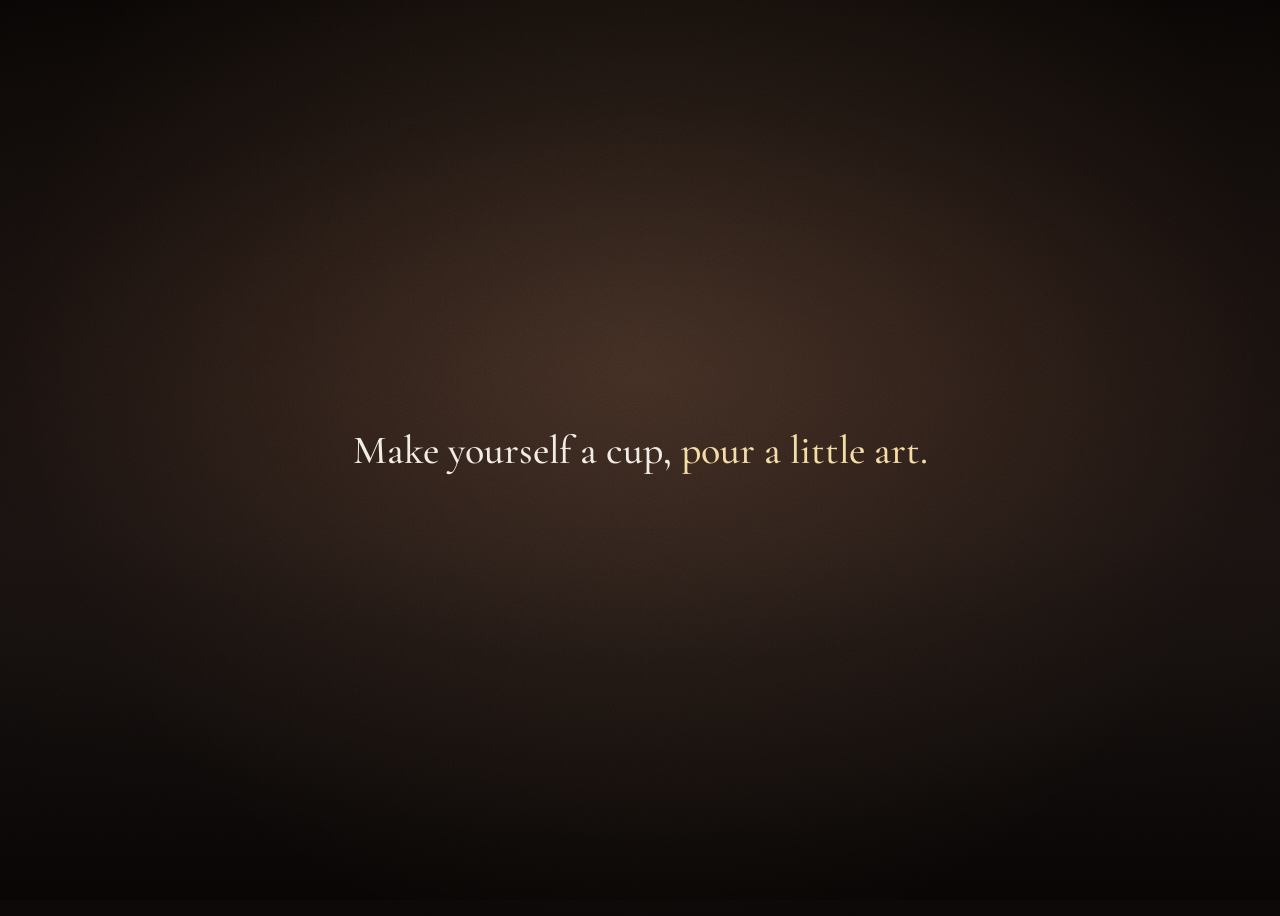
<file: index.html>
<!DOCTYPE html>
<html lang="zh-Hant">
  <head>
    <meta charset="UTF-8" />
    <meta
      name="viewport"
      content="width=device-width, initial-scale=1.0, viewport-fit=cover, user-scalable=no"
    />
    <meta name="theme-color" content="#0c0908" />
    <link rel="icon" type="image/svg+xml" href="assets/favicon.svg" />
    <title>LatteArt</title>
    <link rel="preconnect" href="https://fonts.googleapis.com" />
    <link rel="preconnect" href="https://fonts.gstatic.com" crossorigin />
    <link
      href="https://fonts.googleapis.com/css2?family=Cormorant+Garamond:wght@500;600&family=Inter:wght@400;500;600&family=Noto+Sans+TC:wght@400;500&family=Noto+Serif+TC:wght@500&display=swap"
      rel="stylesheet"
    />
    <link rel="stylesheet" href="assets/tokens.css" />
    <link rel="stylesheet" href="assets/styles.css" />
  </head>
  <body data-phase="intro" data-tool="pour">
    <div class="ambience" aria-hidden="true">
      <div class="ambience__light"></div>
      <div class="ambience__grain"></div>
    </div>

    <header class="topbar">
      <h1 class="wordmark">LatteArt</h1>
      <div class="topbar__actions">
        <button class="icon-btn" id="newCupBtn" data-i18n-aria="action.newCup">
          <svg viewBox="0 0 24 24" aria-hidden="true">
            <path d="M4.5 12a7.5 7.5 0 1 0 2.2-5.3" />
            <path d="M4.5 4.5v3.6h3.6" />
          </svg>
        </button>
        <button
          class="icon-btn"
          id="settingsBtn"
          data-i18n-aria="settings.title"
          aria-haspopup="dialog"
        >
          <svg viewBox="0 0 24 24" aria-hidden="true">
            <circle cx="12" cy="12" r="2.8" />
            <path
              d="M19.4 13.5a7.6 7.6 0 0 0 0-3l2-1.6-2-3.4-2.4.9a7.5 7.5 0 0 0-2.6-1.5L14 2.5h-4l-.4 2.4A7.5 7.5 0 0 0 7 6.4l-2.4-.9-2 3.4 2 1.6a7.6 7.6 0 0 0 0 3l-2 1.6 2 3.4 2.4-.9a7.5 7.5 0 0 0 2.6 1.5l.4 2.4h4l.4-2.4a7.5 7.5 0 0 0 2.6-1.5l2.4.9 2-3.4z"
            />
          </svg>
        </button>
      </div>
    </header>

    <main class="stage">
      <!-- 出杯杯卡：杯子會縮小移進卡片中間的位置，金框從外往內套入 -->
      <article class="serve-card" id="serveCard" aria-labelledby="patternName" aria-hidden="true">
        <span class="serve-card__sheen" aria-hidden="true"></span>
        <header class="serve-card__head" data-rise>
          <span class="serve-card__brand">LatteArt</span>
          <span class="serve-card__no" id="cupNo">No. 001</span>
        </header>
        <div class="serve-card__slot" id="cardSlot" aria-hidden="true"></div>
        <div class="serve-card__body">
          <p class="serve-card__eyebrow" data-rise data-i18n="finish.title">Your latte is ready</p>
          <h2 class="serve-card__pattern" data-rise id="patternName"></h2>
          <p class="serve-card__note" data-rise id="comment"></p>
        </div>
        <footer class="serve-card__foot" data-rise>
          <span id="cupDate"></span>
          <span class="serve-card__sign" data-i18n="finish.signature">Poured by hand</span>
        </footer>
      </article>

      <div class="cup" id="cup">
        <!-- 畫布比杯子大一圈，留空間給傾斜、桌面陰影與出杯光環 -->
        <div class="cup__space">
          <canvas
            class="cup__canvas"
            id="latteCanvas"
            role="img"
            data-i18n-aria="cup.label"
          ></canvas>
          <canvas class="cup__overlay" id="overlayCanvas" aria-hidden="true"></canvas>
          <canvas class="cup__fx" id="fxCanvas" aria-hidden="true"></canvas>
          <div class="reticle" id="reticle" aria-hidden="true">
            <span class="reticle__ring"></span>
            <span class="reticle__ring reticle__ring--2"></span>
            <span class="reticle__dot"></span>
          </div>
          <div class="ghost" id="ghost" aria-hidden="true">
            <span class="ghost__ring"></span>
            <span class="ghost__tip"></span>
          </div>
        </div>
      </div>
    </main>

    <section class="dock">
      <div class="guide">
        <p class="guide__hint" id="hint" aria-live="polite"></p>
      </div>

      <div class="toolbar" role="radiogroup" data-i18n-aria="tool.group">
        <button class="tool is-active" data-tool="pour" role="radio" aria-checked="true">
          <svg class="tool__icon" viewBox="0 0 40 40" aria-hidden="true">
            <g transform="rotate(-32 22 20)">
              <path d="M15.5 10.5h11l2.2 15.3a2.6 2.6 0 0 1-2.6 3h-10.2a2.6 2.6 0 0 1-2.6-3z" />
              <path d="M15.5 10.5L11 9.8l4.9 3.8" />
              <path d="M28 14.2c3.4 0 4.3 6.6 1 7.8" />
            </g>
            <path d="M7.3 17.4c-.6 3.4-.5 8.4-.2 13.6" />
            <path d="M2.8 33.4c3 1 6.6 1 9.7 0" />
          </svg>
          <span class="tool__label" data-i18n="tool.pour">Pour</span>
        </button>
        <button class="tool" data-tool="sink" role="radio" aria-checked="false">
          <svg class="tool__icon" viewBox="0 0 40 40" aria-hidden="true">
            <circle cx="20" cy="20" r="11" />
            <path d="M21.7 5.3L17 30.8" />
            <path d="M15.2 25.6L17 30.8l3.6-4.2" />
          </svg>
          <span class="tool__label" data-i18n="tool.sink">Pull-through</span>
        </button>
        <button class="tool" data-tool="etch" role="radio" aria-checked="false">
          <svg class="tool__icon" viewBox="0 0 40 40" aria-hidden="true">
            <path d="M25.5 5.5l-6.2 22.3" />
            <path d="M19.3 27.8l-.6 3.4" />
            <ellipse cx="19" cy="30.5" rx="11" ry="3.6" />
            <ellipse cx="19" cy="30.5" rx="5.5" ry="1.7" />
          </svg>
          <span class="tool__label" data-i18n="tool.etch">Etch</span>
        </button>
      </div>
    </section>

    <!-- 出杯拉環：往上拖（或點一下）把這杯端出去 -->
    <button class="serve-pull" id="finishBtn" data-i18n-aria="action.finish">
      <span class="serve-pull__grip" aria-hidden="true"></span>
      <span class="serve-pull__label" id="servePullLabel" data-i18n="action.pullToServe">Pull up to serve</span>
    </button>

    <div class="scrim" id="scrim"></div>

    <!-- 出杯：金框杯卡 -->
    <section
      class="sheet sheet--finish"
      id="finishSheet"
      role="dialog"
      aria-modal="true"
      aria-label="Serve"
      aria-hidden="true"
    >
      <div class="sheet__handle" aria-hidden="true"></div>

      <div class="action-row">
        <button class="pill-btn pill-btn--gold" id="saveBtn">
          <svg viewBox="0 0 24 24" aria-hidden="true">
            <path d="M12 3.5v11.5M7 10.5l5 5 5-5" />
            <path d="M4 16.5v3h16v-3" />
          </svg>
          <span data-i18n="action.save">Save Image</span>
        </button>
        <button class="pill-btn" id="shareBtn">
          <svg viewBox="0 0 24 24" aria-hidden="true">
            <circle cx="18" cy="5.5" r="2.5" />
            <circle cx="6" cy="12" r="2.5" />
            <circle cx="18" cy="18.5" r="2.5" />
            <path d="M8.2 10.8l7.6-4.1M8.2 13.2l7.6 4.1" />
          </svg>
          <span data-i18n="action.share">Share</span>
        </button>
      </div>

      <div class="sheet__footer">
        <button class="link-btn" id="keepEditingBtn" data-i18n="action.keepEditing">
          Keep editing
        </button>
        <span class="sheet__footer-dot" aria-hidden="true"></span>
        <button class="link-btn link-btn--quiet" id="anotherCupBtn" data-i18n="action.another">
          Make another
        </button>
      </div>
    </section>

    <!-- 設定 -->
    <section
      class="sheet sheet--settings"
      id="settingsSheet"
      role="dialog"
      aria-modal="true"
      aria-labelledby="settingsTitle"
      aria-hidden="true"
    >
      <div class="sheet__handle" aria-hidden="true"></div>
      <header class="sheet__header">
        <h2 class="sheet__title" id="settingsTitle" data-i18n="settings.title">Settings</h2>
        <button class="icon-btn icon-btn--ghost" id="closeSettingsBtn" data-i18n-aria="action.close">
          <svg viewBox="0 0 24 24" aria-hidden="true"><path d="M6 6l12 12M18 6L6 18" /></svg>
        </button>
      </header>

      <div class="sheet__scroll">
        <section class="setting-group">
          <h3 class="setting-group__title" data-i18n="settings.language">Language</h3>
          <div class="segmented" role="radiogroup" id="langSwitch">
            <button class="segmented__item" data-lang="zh-Hant" role="radio">繁中</button>
            <button class="segmented__item" data-lang="en" role="radio">English</button>
          </div>
        </section>

        <section class="setting-group">
          <h3 class="setting-group__title">
            <span data-i18n="settings.activeTool">Active tool</span>
            <span class="setting-group__dot" aria-hidden="true">•</span>
            <span id="activeToolName"></span>
          </h3>
          <div class="field">
            <label for="toolRadius" data-i18n="settings.radius">Radius</label>
            <input class="slider" type="range" id="toolRadius" min="0" max="100" step="1" />
            <output for="toolRadius"></output>
          </div>
          <div class="field">
            <label for="toolStrength" data-i18n="settings.strength">Strength</label>
            <input class="slider" type="range" id="toolStrength" min="0" max="100" step="1" />
            <output for="toolStrength"></output>
          </div>
        </section>

        <section class="setting-group">
          <h3 class="setting-group__title" data-i18n="settings.display">Display</h3>
          <div class="field">
            <label for="resolution" data-i18n="settings.resolution">Resolution</label>
            <input class="slider" type="range" id="resolution" min="64" max="192" step="16" />
            <output for="resolution"></output>
          </div>
          <div class="field field--toggle">
            <label for="streamlines" data-i18n="settings.streamlines">Streamlines</label>
            <input class="toggle" type="checkbox" role="switch" id="streamlines" />
          </div>
        </section>

        <details class="setting-group disclosure">
          <summary class="disclosure__summary">
            <span data-i18n="settings.advanced">Advanced simulation</span>
            <svg viewBox="0 0 24 24" aria-hidden="true"><path d="M6 9l6 6 6-6" /></svg>
          </summary>
          <div class="field">
            <label for="damping" data-i18n="settings.damping">Damping</label>
            <input class="slider" type="range" id="damping" min="0.2" max="4" step="0.1" />
            <output for="damping"></output>
          </div>
          <div class="field">
            <label for="ambient" data-i18n="settings.ambient">Surface drift</label>
            <input class="slider" type="range" id="ambient" min="0" max="0.03" step="0.002" />
            <output for="ambient"></output>
          </div>
          <div class="field">
            <label for="vorticity" data-i18n="settings.vorticity">Swirl</label>
            <input class="slider" type="range" id="vorticity" min="0" max="6" step="0.5" />
            <output for="vorticity"></output>
          </div>
          <div class="field">
            <label for="numIters" data-i18n="settings.iterations">Solver iterations</label>
            <input class="slider" type="range" id="numIters" min="8" max="60" step="2" />
            <output for="numIters"></output>
          </div>
          <div class="field">
            <label for="overRelaxation" data-i18n="settings.overRelaxation">Over-relaxation</label>
            <input class="slider" type="range" id="overRelaxation" min="1" max="1.95" step="0.05" />
            <output for="overRelaxation"></output>
          </div>
        </details>

        <section class="setting-group setting-group--last">
          <button class="row-btn" id="replayDemoBtn">
            <svg viewBox="0 0 24 24" aria-hidden="true"><path d="M8 5.5v13l10-6.5z" /></svg>
            <span data-i18n="settings.replayDemo">Watch the barista again</span>
          </button>
        </section>
      </div>
    </section>

    <!-- 開場 -->
    <div class="intro" id="intro">
      <p class="intro__line">
        <span class="intro__part" data-i18n="intro.line1">Make yourself a cup,</span>
        <span class="intro__part intro__part--2" data-i18n="intro.line2">pour a little art.</span>
      </p>
    </div>

    <!-- 示範 -->
    <div class="banner" id="demoBanner" aria-live="polite">
      <span class="banner__dot" aria-hidden="true"></span>
      <span class="banner__text" id="demoText"></span>
      <button class="link-btn" id="skipDemoBtn" data-i18n="demo.skip">Skip</button>
    </div>

    <div class="handoff" id="handoff" role="dialog" aria-labelledby="handoffTitle">
      <p class="eyebrow" data-i18n="handoff.eyebrow">Demo complete</p>
      <h2 class="handoff__title" id="handoffTitle" data-i18n="handoff.title">Your turn</h2>
      <p class="handoff__body" data-i18n="handoff.body"></p>
      <button class="action action--primary action--wide" id="startBtn">
        <span data-i18n="handoff.start">Start pouring</span>
      </button>
    </div>

    <div class="toast" id="toast" role="status" aria-live="polite"></div>

    <script type="module" src="src/main.js"></script>
  </body>
</html>
</file>
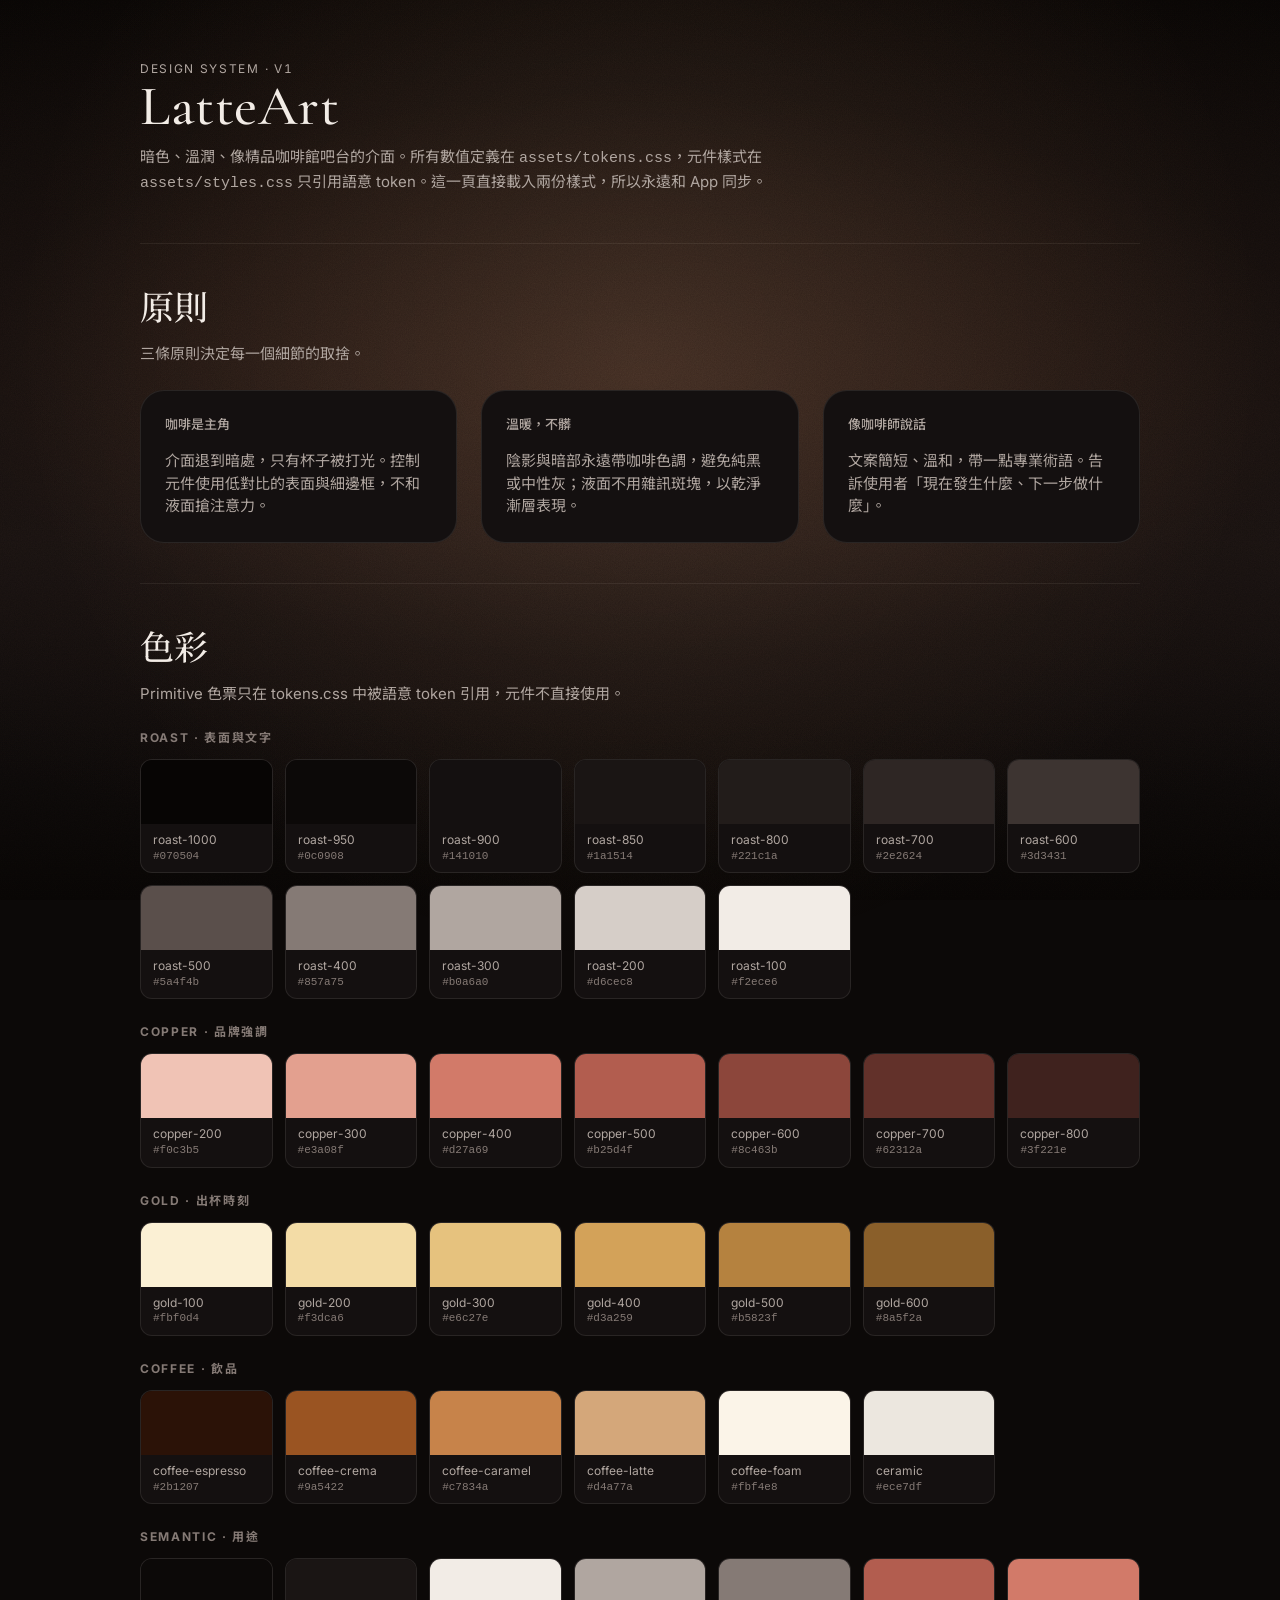
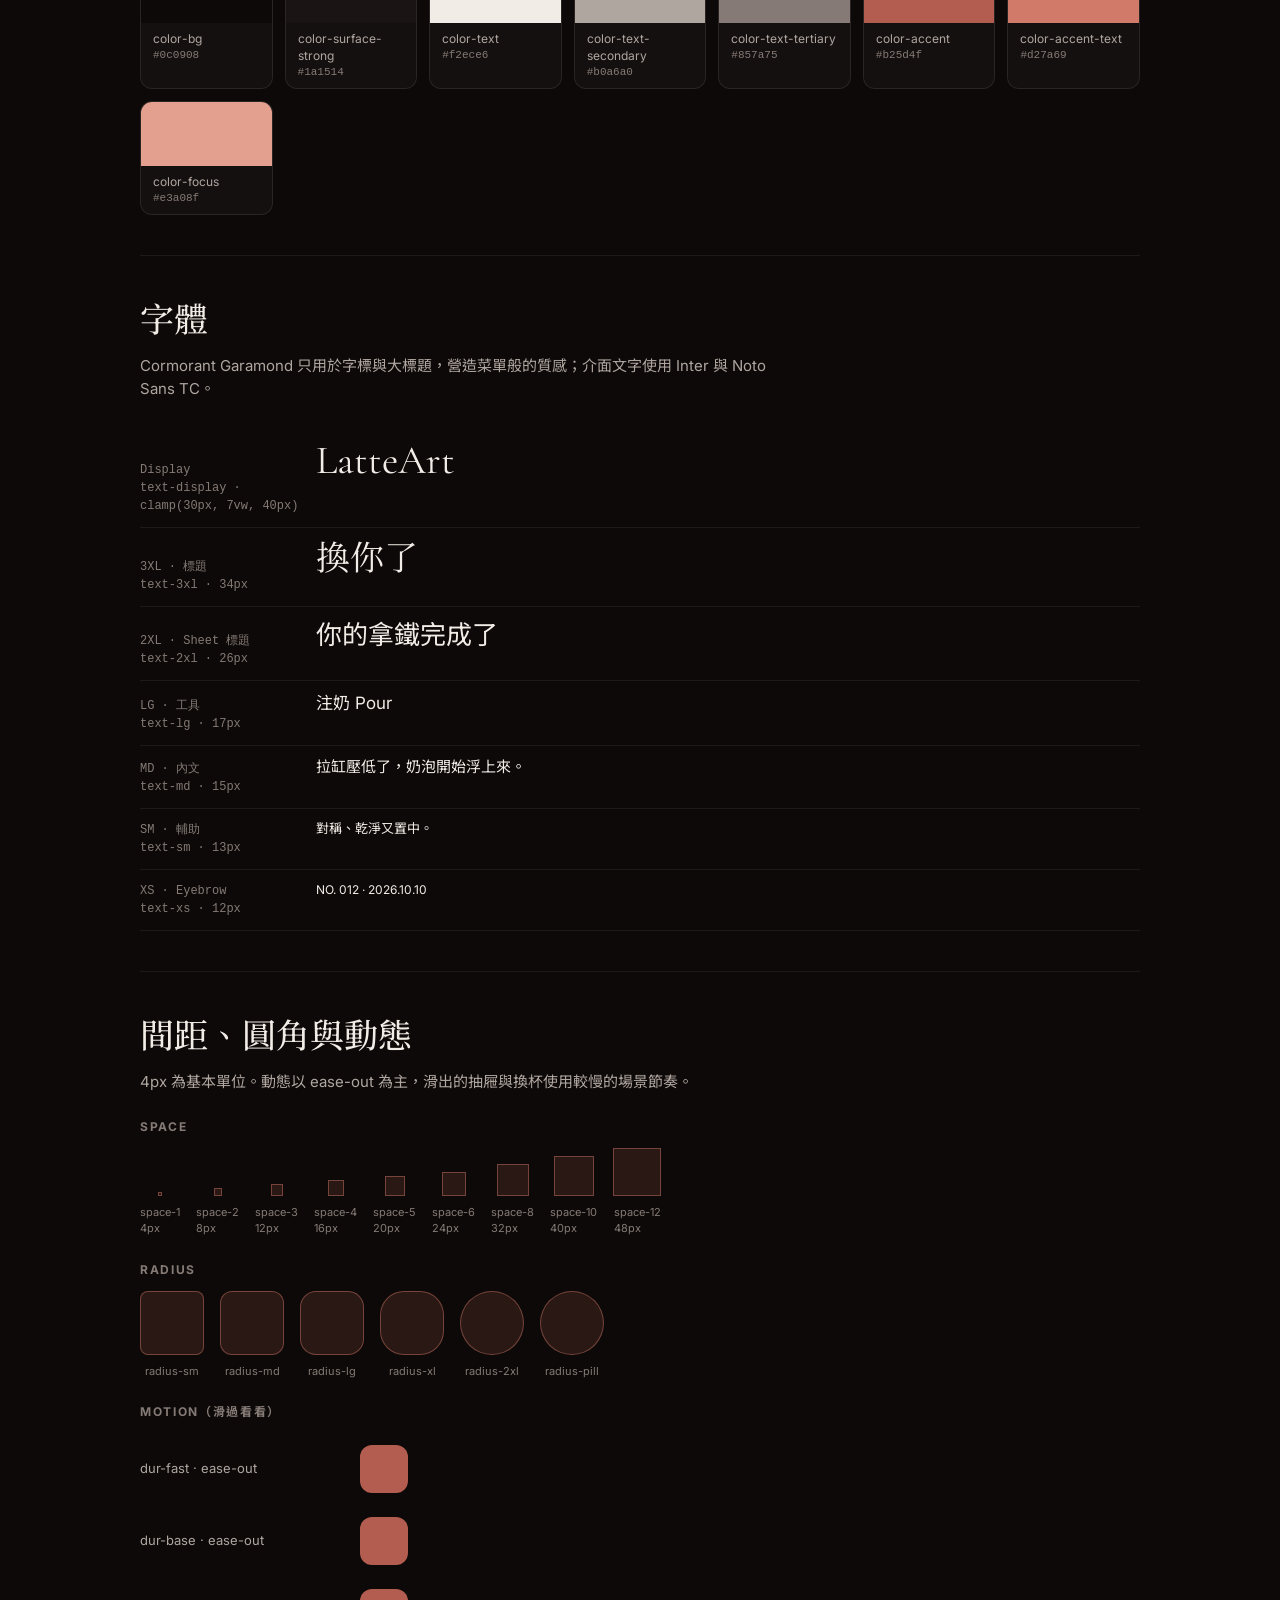
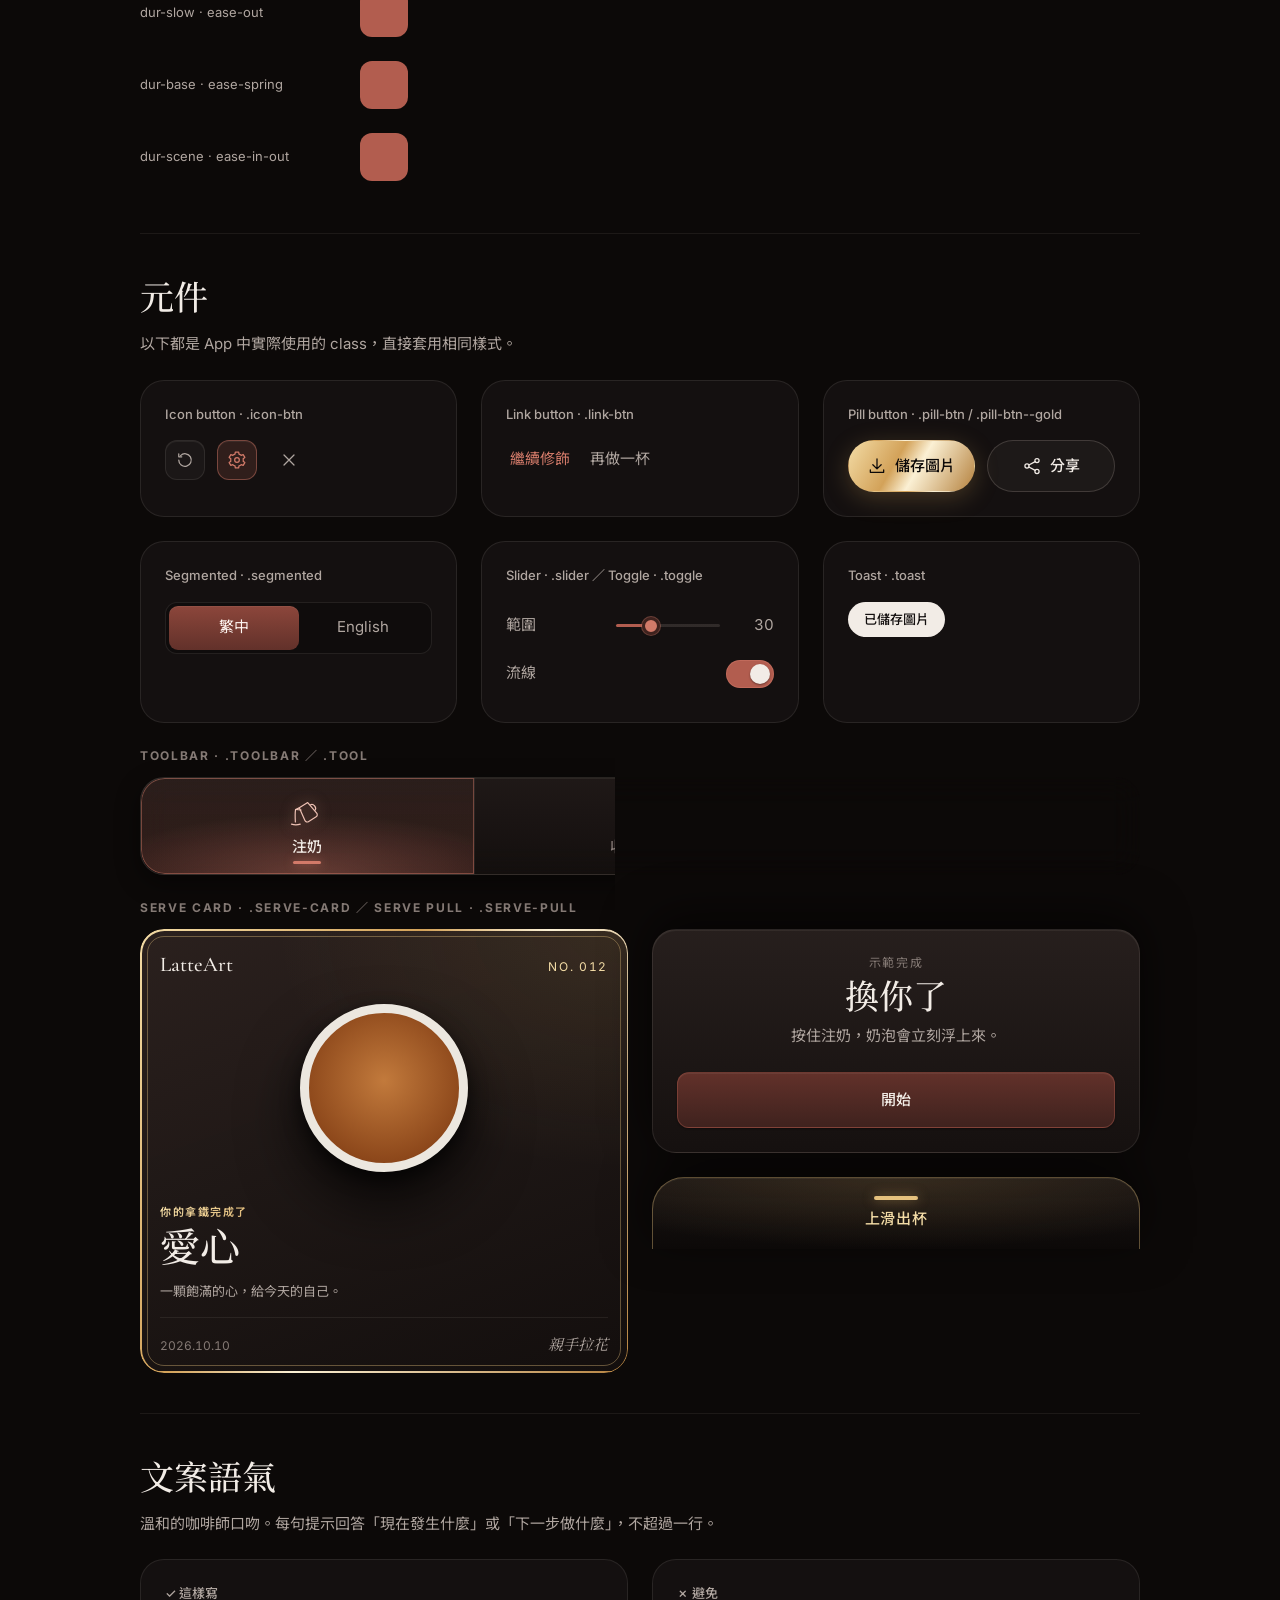
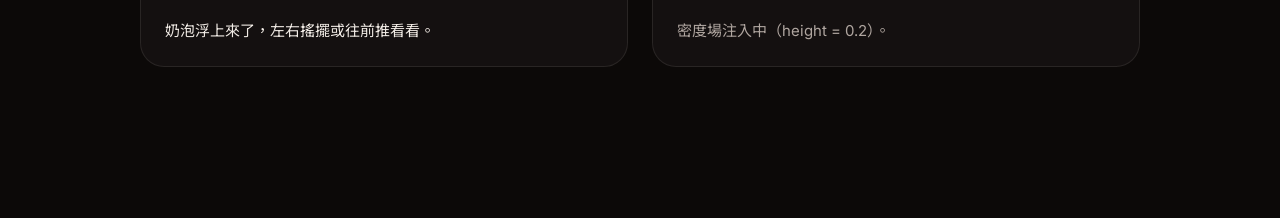
<file: design-system.html>
<!DOCTYPE html>
<html lang="zh-Hant">
  <head>
    <meta charset="UTF-8" />
    <meta name="viewport" content="width=device-width, initial-scale=1.0" />
    <link rel="icon" type="image/svg+xml" href="assets/favicon.svg" />
    <title>LatteArt Design System</title>
    <link rel="preconnect" href="https://fonts.googleapis.com" />
    <link rel="preconnect" href="https://fonts.gstatic.com" crossorigin />
    <link
      href="https://fonts.googleapis.com/css2?family=Cormorant+Garamond:wght@500;600&family=Inter:wght@400;500;600&family=Noto+Sans+TC:wght@400;500&family=Noto+Serif+TC:wght@500&display=swap"
      rel="stylesheet"
    />
    <link rel="stylesheet" href="assets/tokens.css" />
    <link rel="stylesheet" href="assets/styles.css" />
    <style>
      /* 展示頁專用：覆寫 App 的全螢幕版面，讓頁面可以捲動 */
      body.ds {
        display: block;
        overflow: auto;
        user-select: text;
        -webkit-user-select: text;
        background: var(--color-bg);
      }
      .ds-page {
        max-width: 1080px;
        margin: 0 auto;
        padding: var(--space-12) var(--page-gutter) 120px;
      }
      .ds-header {
        margin-bottom: var(--space-12);
      }
      .ds-header p {
        color: var(--color-text-secondary);
        max-width: 640px;
        margin: var(--space-3) 0 0;
      }
      .ds-section {
        padding: var(--space-10) 0;
        border-top: 1px solid var(--color-divider);
      }
      .ds-section > h2 {
        margin: 0 0 var(--space-2);
        font-family: var(--font-display);
        font-weight: var(--weight-medium);
        font-size: var(--text-3xl);
      }
      .ds-section > p {
        margin: 0 0 var(--space-6);
        color: var(--color-text-secondary);
        max-width: 640px;
      }
      .ds-sub {
        margin: var(--space-6) 0 var(--space-3);
        font-size: var(--text-xs);
        letter-spacing: var(--tracking-caps);
        text-transform: uppercase;
        color: var(--color-text-tertiary);
      }
      .swatches {
        display: grid;
        grid-template-columns: repeat(auto-fill, minmax(120px, 1fr));
        gap: var(--space-3);
      }
      .swatch {
        border-radius: var(--radius-md);
        border: 1px solid var(--color-border);
        overflow: hidden;
        background: var(--color-bg-elevated);
      }
      .swatch__chip {
        height: 64px;
      }
      .swatch__meta {
        padding: var(--space-2) var(--space-3);
        font-size: var(--text-xs);
        color: var(--color-text-secondary);
        line-height: 1.4;
      }
      .swatch__meta code {
        display: block;
        color: var(--color-text-tertiary);
        font-size: var(--text-2xs);
      }
      .type-row {
        display: grid;
        grid-template-columns: 160px 1fr;
        gap: var(--space-4);
        align-items: baseline;
        padding: var(--space-3) 0;
        border-bottom: 1px solid var(--color-divider);
      }
      .type-row code {
        font-size: var(--text-xs);
        color: var(--color-text-tertiary);
      }
      .scale {
        display: flex;
        flex-wrap: wrap;
        gap: var(--space-4);
        align-items: flex-end;
      }
      .scale__item {
        display: flex;
        flex-direction: column;
        align-items: center;
        gap: var(--space-2);
        font-size: var(--text-2xs);
        color: var(--color-text-tertiary);
      }
      .scale__box {
        background: var(--color-accent-soft);
        border: 1px solid var(--color-accent-border);
      }
      .demo-grid {
        display: grid;
        grid-template-columns: repeat(auto-fit, minmax(300px, 1fr));
        gap: var(--space-6);
      }
      .demo-card {
        padding: var(--space-6);
        border-radius: var(--radius-xl);
        border: 1px solid var(--color-border);
        background: var(--color-bg-elevated);
      }
      .demo-card h3 {
        margin: 0 0 var(--space-4);
        font-size: var(--text-sm);
        font-weight: var(--weight-medium);
        color: var(--color-text-secondary);
      }
      .row {
        display: flex;
        gap: var(--space-3);
        align-items: center;
        flex-wrap: wrap;
      }
      /* 讓元件在展示頁中以靜態方式呈現 */
      .static-sheet {
        position: static;
        transform: none;
        visibility: visible;
        width: 100%;
        max-height: none;
        border-radius: var(--radius-2xl);
        border-bottom: 1px solid var(--color-border);
        padding-bottom: var(--space-6);
      }
      .static-tab {
        position: static;
        transform: none;
        width: 100%;
      }
      .ds-page .toolbar {
        max-width: none;
      }
      /* 杯卡在 App 中由 JS 定位並以動畫出現，這裡改為靜態顯示 */
      .ds .serve-card {
        position: relative;
        left: auto;
        top: auto;
        width: 100%;
        opacity: 1;
        visibility: visible;
        scale: 1;
        transform: none;
        --slot-h: 200px;
      }
      .ds .serve-card [data-rise] {
        opacity: 1;
        transform: none;
        filter: none;
      }
      .ds-cup {
        width: 168px;
        height: 168px;
        margin: 16px auto;
        border-radius: 50%;
        border: 9px solid var(--ceramic);
        background: radial-gradient(circle at 50% 45%, #c27a3c, #8a4519 75%);
        box-shadow: var(--cup-shadow);
      }
      .motion-demo {
        width: 48px;
        height: 48px;
        border-radius: var(--radius-md);
        background: var(--color-accent);
      }
      .motion-row:hover .motion-demo {
        transform: translateX(160px);
      }
      .motion-row {
        padding: var(--space-3) 0;
        display: grid;
        grid-template-columns: 220px 1fr;
        align-items: center;
        font-size: var(--text-sm);
        color: var(--color-text-secondary);
      }
    </style>
  </head>
  <body class="ds">
    <div class="ambience" style="opacity: 1" aria-hidden="true">
      <div class="ambience__light"></div>
      <div class="ambience__grain"></div>
    </div>

    <main class="ds-page" style="position: relative">
      <header class="ds-header">
        <p class="eyebrow" style="text-align: left">Design System · v1</p>
        <h1 class="wordmark" style="font-size: 56px">LatteArt</h1>
        <p>
          暗色、溫潤、像精品咖啡館吧台的介面。所有數值定義在
          <code>assets/tokens.css</code>，元件樣式在 <code>assets/styles.css</code> 只引用語意
          token。這一頁直接載入兩份樣式，所以永遠和 App 同步。
        </p>
      </header>

      <section class="ds-section">
        <h2>原則</h2>
        <p>三條原則決定每一個細節的取捨。</p>
        <div class="demo-grid">
          <div class="demo-card">
            <h3>咖啡是主角</h3>
            <p style="margin: 0; color: var(--color-text-secondary)">
              介面退到暗處，只有杯子被打光。控制元件使用低對比的表面與細邊框，不和液面搶注意力。
            </p>
          </div>
          <div class="demo-card">
            <h3>溫暖，不髒</h3>
            <p style="margin: 0; color: var(--color-text-secondary)">
              陰影與暗部永遠帶咖啡色調，避免純黑或中性灰；液面不用雜訊斑塊，以乾淨漸層表現。
            </p>
          </div>
          <div class="demo-card">
            <h3>像咖啡師說話</h3>
            <p style="margin: 0; color: var(--color-text-secondary)">
              文案簡短、溫和，帶一點專業術語。告訴使用者「現在發生什麼、下一步做什麼」。
            </p>
          </div>
        </div>
      </section>

      <section class="ds-section">
        <h2>色彩</h2>
        <p>Primitive 色票只在 tokens.css 中被語意 token 引用，元件不直接使用。</p>
        <div id="palettes"></div>
      </section>

      <section class="ds-section">
        <h2>字體</h2>
        <p>
          Cormorant Garamond 只用於字標與大標題，營造菜單般的質感；介面文字使用 Inter
          與 Noto Sans TC。
        </p>
        <div id="typeScale"></div>
      </section>

      <section class="ds-section">
        <h2>間距、圓角與動態</h2>
        <p>4px 為基本單位。動態以 ease-out 為主，滑出的抽屜與換杯使用較慢的場景節奏。</p>
        <h3 class="ds-sub">Space</h3>
        <div class="scale" id="spaceScale"></div>
        <h3 class="ds-sub">Radius</h3>
        <div class="scale" id="radiusScale"></div>
        <h3 class="ds-sub">Motion（滑過看看）</h3>
        <div id="motionScale"></div>
      </section>

      <section class="ds-section">
        <h2>元件</h2>
        <p>以下都是 App 中實際使用的 class，直接套用相同樣式。</p>

        <div class="demo-grid">
          <div class="demo-card">
            <h3>Icon button · .icon-btn</h3>
            <div class="row">
              <button class="icon-btn" aria-label="New cup">
                <svg viewBox="0 0 24 24"><path d="M4.5 12a7.5 7.5 0 1 0 2.2-5.3" /><path d="M4.5 4.5v3.6h3.6" /></svg>
              </button>
              <button class="icon-btn is-active" aria-label="Settings (active)">
                <svg viewBox="0 0 24 24"><circle cx="12" cy="12" r="2.8" /><path d="M19.4 13.5a7.6 7.6 0 0 0 0-3l2-1.6-2-3.4-2.4.9a7.5 7.5 0 0 0-2.6-1.5L14 2.5h-4l-.4 2.4A7.5 7.5 0 0 0 7 6.4l-2.4-.9-2 3.4 2 1.6a7.6 7.6 0 0 0 0 3l-2 1.6 2 3.4 2.4-.9a7.5 7.5 0 0 0 2.6 1.5l.4 2.4h4l.4-2.4a7.5 7.5 0 0 0 2.6-1.5l2.4.9 2-3.4z" /></svg>
              </button>
              <button class="icon-btn icon-btn--ghost" aria-label="Close">
                <svg viewBox="0 0 24 24"><path d="M6 6l12 12M18 6L6 18" /></svg>
              </button>
            </div>
          </div>

          <div class="demo-card">
            <h3>Link button · .link-btn</h3>
            <div class="row">
              <button class="link-btn">繼續修飾</button>
              <button class="link-btn link-btn--quiet">再做一杯</button>
            </div>
          </div>

          <div class="demo-card">
            <h3>Pill button · .pill-btn / .pill-btn--gold</h3>
            <div class="action-row">
              <button class="pill-btn pill-btn--gold">
                <svg viewBox="0 0 24 24"><path d="M12 3.5v11.5M7 10.5l5 5 5-5" /><path d="M4 16.5v3h16v-3" /></svg>
                儲存圖片
              </button>
              <button class="pill-btn">
                <svg viewBox="0 0 24 24"><circle cx="18" cy="5.5" r="2.5" /><circle cx="6" cy="12" r="2.5" /><circle cx="18" cy="18.5" r="2.5" /><path d="M8.2 10.8l7.6-4.1M8.2 13.2l7.6 4.1" /></svg>
                分享
              </button>
            </div>
          </div>

          <div class="demo-card">
            <h3>Segmented · .segmented</h3>
            <div class="segmented">
              <button class="segmented__item" aria-checked="true">繁中</button>
              <button class="segmented__item" aria-checked="false">English</button>
            </div>
          </div>

          <div class="demo-card">
            <h3>Slider · .slider ／ Toggle · .toggle</h3>
            <div class="field">
              <label for="ds-slider">範圍</label>
              <input class="slider" type="range" id="ds-slider" min="0" max="100" value="30" style="--fill: 30%" />
              <output>30</output>
            </div>
            <div class="field field--toggle">
              <label for="ds-toggle">流線</label>
              <input class="toggle" type="checkbox" role="switch" id="ds-toggle" checked />
            </div>
          </div>

          <div class="demo-card">
            <h3>Toast · .toast</h3>
            <div class="toast is-visible" style="position: static; transform: none; display: inline-block">已儲存圖片</div>
          </div>
        </div>

        <h3 class="ds-sub">Toolbar · .toolbar ／ .tool</h3>
        <div class="toolbar" role="radiogroup" aria-label="Tools">
          <button class="tool is-active" role="radio" aria-checked="true">
            <svg class="tool__icon" viewBox="0 0 40 40" aria-hidden="true">
            <g transform="rotate(-32 22 20)">
              <path d="M15.5 10.5h11l2.2 15.3a2.6 2.6 0 0 1-2.6 3h-10.2a2.6 2.6 0 0 1-2.6-3z" />
              <path d="M15.5 10.5L11 9.8l4.9 3.8" />
              <path d="M28 14.2c3.4 0 4.3 6.6 1 7.8" />
            </g>
            <path d="M7.3 17.4c-.6 3.4-.5 8.4-.2 13.6" />
            <path d="M2.8 33.4c3 1 6.6 1 9.7 0" />
          </svg>
            <span class="tool__label">注奶</span>
          </button>
          <button class="tool" role="radio" aria-checked="false">
            <svg class="tool__icon" viewBox="0 0 40 40"><circle cx="20" cy="20" r="11" /><path d="M21.7 5.3L17 30.8" /><path d="M15.2 25.6L17 30.8l3.6-4.2" /></svg>
            <span class="tool__label">收尾拉線</span>
          </button>
          <button class="tool" role="radio" aria-checked="false">
            <svg class="tool__icon" viewBox="0 0 40 40"><path d="M25.5 5.5l-6.2 22.3" /><path d="M19.3 27.8l-.6 3.4" /><ellipse cx="19" cy="30.5" rx="11" ry="3.6" /><ellipse cx="19" cy="30.5" rx="5.5" ry="1.7" /></svg>
            <span class="tool__label">雕花</span>
          </button>
        </div>

        <h3 class="ds-sub">Serve card · .serve-card ／ Serve pull · .serve-pull</h3>
        <div class="demo-grid">
          <div>
            <article class="serve-card">
              <header class="serve-card__head" data-rise>
                <span class="serve-card__brand">LatteArt</span>
                <span class="serve-card__no">No. 012</span>
              </header>
              <div class="serve-card__slot"><div class="ds-cup"></div></div>
              <div class="serve-card__body">
                <p class="serve-card__eyebrow" data-rise>你的拿鐵完成了</p>
                <h2 class="serve-card__pattern" data-rise>愛心</h2>
                <p class="serve-card__note" data-rise>一顆飽滿的心，給今天的自己。</p>
              </div>
              <footer class="serve-card__foot" data-rise>
                <span>2026.10.10</span>
                <span class="serve-card__sign">親手拉花</span>
              </footer>
            </article>
          </div>

          <div style="display: flex; flex-direction: column; gap: var(--space-6)">
            <div class="handoff" style="position: static; transform: none; opacity: 1; pointer-events: auto; width: 100%">
              <p class="eyebrow">示範完成</p>
              <h2 class="handoff__title">換你了</h2>
              <p class="handoff__body">按住注奶，奶泡會立刻浮上來。</p>
              <button class="action action--primary action--wide">開始</button>
            </div>
            <button class="serve-pull static-tab" style="opacity: 1; transform: none">
              <span class="serve-pull__grip"></span>
              <span class="serve-pull__label">上滑出杯</span>
            </button>
          </div>
        </div>
      </section>

      <section class="ds-section">
        <h2>文案語氣</h2>
        <p>溫和的咖啡師口吻。每句提示回答「現在發生什麼」或「下一步做什麼」，不超過一行。</p>
        <div class="demo-grid">
          <div class="demo-card">
            <h3>✓ 這樣寫</h3>
            <p style="margin: 0">奶泡浮上來了，左右搖擺或往前推看看。</p>
          </div>
          <div class="demo-card">
            <h3>✗ 避免</h3>
            <p style="margin: 0; color: var(--color-text-secondary)">密度場注入中（height = 0.2）。</p>
          </div>
        </div>
      </section>
    </main>

    <script>
      const css = getComputedStyle(document.documentElement);
      const v = (name) => css.getPropertyValue(name).trim();

      const palettes = {
        "Roast · 表面與文字": ["1000", "950", "900", "850", "800", "700", "600", "500", "400", "300", "200", "100"].map((s) => `--roast-${s}`),
        "Copper · 品牌強調": ["200", "300", "400", "500", "600", "700", "800"].map((s) => `--copper-${s}`),
        "Gold · 出杯時刻": ["100", "200", "300", "400", "500", "600"].map((s) => `--gold-${s}`),
        "Coffee · 飲品": ["--coffee-espresso", "--coffee-crema", "--coffee-caramel", "--coffee-latte", "--coffee-foam", "--ceramic"],
        "Semantic · 用途": ["--color-bg", "--color-surface-strong", "--color-text", "--color-text-secondary", "--color-text-tertiary", "--color-accent", "--color-accent-text", "--color-focus"],
      };
      const root = document.getElementById("palettes");
      for (const [title, tokens] of Object.entries(palettes)) {
        const h = document.createElement("h3");
        h.className = "ds-sub";
        h.textContent = title;
        const grid = document.createElement("div");
        grid.className = "swatches";
        for (const token of tokens) {
          grid.insertAdjacentHTML(
            "beforeend",
            `<div class="swatch"><div class="swatch__chip" style="background: var(${token})"></div>
             <div class="swatch__meta">${token.replace("--", "")}<code>${v(token)}</code></div></div>`
          );
        }
        root.append(h, grid);
      }

      const type = [
        ["Display", "--font-display", "--text-display", "LatteArt"],
        ["3XL · 標題", "--font-display", "--text-3xl", "換你了"],
        ["2XL · Sheet 標題", "--font-ui", "--text-2xl", "你的拿鐵完成了"],
        ["LG · 工具", "--font-ui", "--text-lg", "注奶 Pour"],
        ["MD · 內文", "--font-ui", "--text-md", "拉缸壓低了，奶泡開始浮上來。"],
        ["SM · 輔助", "--font-ui", "--text-sm", "對稱、乾淨又置中。"],
        ["XS · Eyebrow", "--font-ui", "--text-xs", "NO. 012 · 2026.10.10"],
      ];
      const typeRoot = document.getElementById("typeScale");
      for (const [label, font, size, sample] of type) {
        typeRoot.insertAdjacentHTML(
          "beforeend",
          `<div class="type-row"><code>${label}<br>${size.replace("--", "")} · ${v(size)}</code>
           <span style="font-family: var(${font}); font-size: var(${size}); line-height: 1.2">${sample}</span></div>`
        );
      }

      const space = document.getElementById("spaceScale");
      for (const s of [1, 2, 3, 4, 5, 6, 8, 10, 12]) {
        space.insertAdjacentHTML(
          "beforeend",
          `<div class="scale__item"><div class="scale__box" style="width: var(--space-${s}); height: var(--space-${s})"></div>space-${s}<br>${v(`--space-${s}`)}</div>`
        );
      }
      const radius = document.getElementById("radiusScale");
      for (const s of ["sm", "md", "lg", "xl", "2xl", "pill"]) {
        radius.insertAdjacentHTML(
          "beforeend",
          `<div class="scale__item"><div class="scale__box" style="width: 64px; height: 64px; border-radius: var(--radius-${s})"></div>radius-${s}</div>`
        );
      }
      const motion = document.getElementById("motionScale");
      for (const [dur, ease] of [["--dur-fast", "--ease-out"], ["--dur-base", "--ease-out"], ["--dur-slow", "--ease-out"], ["--dur-base", "--ease-spring"], ["--dur-scene", "--ease-in-out"]]) {
        motion.insertAdjacentHTML(
          "beforeend",
          `<div class="motion-row"><span>${dur.replace("--", "")} · ${ease.replace("--", "")}</span>
           <div class="motion-demo" style="transition: transform var(${dur}) var(${ease})"></div></div>`
        );
      }

      const slider = document.getElementById("ds-slider");
      slider.addEventListener("input", () => {
        slider.style.setProperty("--fill", `${slider.value}%`);
        slider.nextElementSibling.textContent = slider.value;
      });
    </script>
  </body>
</html>
</file>
<file: assets/tokens.css>
/* ==========================================================================
   LatteArt Design Tokens
   唯一的設計來源。元件樣式（styles.css）只能引用這裡的語意 token，
   不直接寫死色碼或尺寸。展示頁：design-system.html
   分層：Primitive（原始色票／尺度）→ Semantic（用途）→ Component（元件專用）
   ========================================================================== */

:root {
  /* ---------- Primitive · 色彩 ---------- */

  /* Roast：帶暖調的近黑色，用於背景與表面 */
  --roast-1000: #070504;
  --roast-950: #0c0908;
  --roast-900: #141010;
  --roast-850: #1a1514;
  --roast-800: #221c1a;
  --roast-700: #2e2624;
  --roast-600: #3d3431;
  --roast-500: #5a4f4b;
  --roast-400: #857a75;
  --roast-300: #b0a6a0;
  --roast-200: #d6cec8;
  --roast-100: #f2ece6;

  /* Copper：品牌強調色（拉缸的銅） */
  --copper-200: #f0c3b5;
  --copper-300: #e3a08f;
  --copper-400: #d27a69;
  --copper-500: #b25d4f;
  --copper-600: #8c463b;
  --copper-700: #62312a;
  --copper-800: #3f221e;

  /* Gold：出杯的榮耀時刻（光環、杯卡金框、主要動作） */
  --gold-100: #fbf0d4;
  --gold-200: #f3dca6;
  --gold-300: #e6c27e;
  --gold-400: #d3a259;
  --gold-500: #b5823f;
  --gold-600: #8a5f2a;

  /* Coffee：飲品本身的顏色，插畫與資料視覺使用 */
  --coffee-espresso: #2b1207;
  --coffee-crema: #9a5422;
  --coffee-caramel: #c7834a;
  --coffee-latte: #d4a77a;
  --coffee-foam: #fbf4e8;
  --ceramic: #ece7df;

  /* ---------- Primitive · 字體 ---------- */
  --font-display: "Cormorant Garamond", "Noto Serif TC", Georgia, serif;
  --font-ui: "Inter", "Noto Sans TC", system-ui, -apple-system, "Segoe UI",
    sans-serif;

  /* 字級（1.125 比例，手機優先） */
  --text-2xs: 11px;
  --text-xs: 12px;
  --text-sm: 13px;
  --text-md: 15px;
  --text-lg: 17px;
  --text-xl: 21px;
  --text-2xl: 26px;
  --text-3xl: 34px;
  --text-display: clamp(30px, 7vw, 40px);

  --weight-regular: 400;
  --weight-medium: 500;
  --weight-semibold: 600;

  --leading-tight: 1.2;
  --leading-normal: 1.5;
  --tracking-wide: 0.04em;
  --tracking-caps: 0.14em;

  /* ---------- Primitive · 尺度 ---------- */
  --space-1: 4px;
  --space-2: 8px;
  --space-3: 12px;
  --space-4: 16px;
  --space-5: 20px;
  --space-6: 24px;
  --space-8: 32px;
  --space-10: 40px;
  --space-12: 48px;

  --radius-sm: 8px;
  --radius-md: 12px;
  --radius-lg: 16px;
  --radius-xl: 24px;
  --radius-2xl: 32px;
  --radius-pill: 999px;

  /* ---------- Primitive · 動態 ---------- */
  --ease-out: cubic-bezier(0.2, 0.8, 0.2, 1);
  --ease-in-out: cubic-bezier(0.65, 0, 0.35, 1);
  --ease-spring: cubic-bezier(0.34, 1.4, 0.64, 1);
  --dur-fast: 150ms;
  --dur-base: 260ms;
  --dur-slow: 480ms;
  --dur-scene: 900ms;

  /* ---------- Semantic · 表面 ---------- */
  --color-bg: var(--roast-950);
  --color-bg-elevated: var(--roast-900);
  --color-surface: rgba(34, 28, 26, 0.72);
  --color-surface-strong: var(--roast-850);
  --color-surface-hover: rgba(255, 240, 230, 0.06);
  --color-surface-pressed: rgba(255, 240, 230, 0.1);
  --color-scrim: rgba(14, 8, 5, 0.42);

  --color-border: rgba(255, 236, 224, 0.09);
  --color-border-strong: rgba(255, 236, 224, 0.16);
  --color-divider: rgba(255, 236, 224, 0.07);

  /* ---------- Semantic · 文字 ---------- */
  --color-text: var(--roast-100);
  --color-text-secondary: var(--roast-300);
  --color-text-tertiary: var(--roast-400);
  --color-text-on-accent: #fff6f2;

  /* ---------- Semantic · 強調 ---------- */
  --color-accent: var(--copper-500);
  --color-accent-strong: var(--copper-400);
  --color-accent-text: var(--copper-400);
  --color-accent-soft: rgba(178, 93, 79, 0.18);
  --color-accent-border: rgba(210, 122, 105, 0.45);
  --color-focus: var(--copper-300);

  /* ---------- Semantic · 金色 ---------- */
  --color-gold: var(--gold-300);
  --color-gold-text: var(--gold-200);
  --color-gold-border: rgba(230, 194, 126, 0.38);
  --gradient-gold: linear-gradient(
    120deg,
    var(--gold-200) 0%,
    var(--gold-400) 38%,
    var(--gold-100) 55%,
    var(--gold-500) 100%
  );

  /* ---------- Semantic · 陰影與光 ---------- */
  --shadow-sm: 0 1px 2px rgba(0, 0, 0, 0.4);
  --shadow-md: 0 8px 24px rgba(0, 0, 0, 0.45);
  --shadow-sheet: 0 -12px 48px rgba(0, 0, 0, 0.6);
  --shadow-drawer: -12px 0 48px rgba(14, 8, 5, 0.6);
  --shadow-inset-top: inset 0 1px 0 rgba(255, 240, 230, 0.06);
  --glow-accent: 0 0 32px rgba(210, 122, 105, 0.35);
  --cup-shadow: 0 30px 60px rgba(0, 0, 0, 0.7), 0 8px 18px rgba(0, 0, 0, 0.55);

  /* ---------- Semantic · 層級 ---------- */
  --z-stage: 1;
  --z-dock: 10;
  --z-topbar: 20;
  --z-scrim: 30;
  --z-sheet: 40;
  --z-overlay: 50;
  --z-toast: 60;

  /* ---------- Component ---------- */
  --icon-btn-size: 40px;
  --tool-height: 96px;
  --sheet-max-width: 520px;
  --sheet-handle: rgba(255, 236, 224, 0.22);
  --slider-track: rgba(255, 236, 224, 0.12);
  --slider-thumb-size: 18px;
  --toggle-width: 48px;
  --toggle-height: 28px;
  --cup-size: min(84vw, 46vh, 520px);
  --page-gutter: var(--space-5);
}

@media (min-width: 900px) {
  :root {
    --cup-size: min(54vh, 560px);
    --page-gutter: var(--space-10);
  }
}

@media (prefers-reduced-motion: reduce) {
  :root {
    --dur-fast: 0ms;
    --dur-base: 0ms;
    --dur-slow: 0ms;
    --dur-scene: 0ms;
  }
}
</file>
<file: assets/styles.css>
/* ==========================================================================
   LatteArt 元件樣式 — 只引用 tokens.css 的變數
   ========================================================================== */

*,
*::before,
*::after {
  box-sizing: border-box;
}

html,
body {
  margin: 0;
  height: 100%;
}

body {
  background: var(--color-bg);
  color: var(--color-text);
  font-family: var(--font-ui);
  font-size: var(--text-md);
  line-height: var(--leading-normal);
  -webkit-font-smoothing: antialiased;
  -webkit-tap-highlight-color: transparent;
  overflow: hidden;
  overscroll-behavior: none;
  user-select: none;
  -webkit-user-select: none;
  display: grid;
  grid-template-rows: auto 1fr auto;
  min-height: 100dvh;
  padding-top: env(safe-area-inset-top);
}

button {
  font: inherit;
  color: inherit;
  background: none;
  border: 0;
  padding: 0;
  cursor: pointer;
}

button:focus-visible,
input:focus-visible,
summary:focus-visible {
  outline: 2px solid var(--color-focus);
  outline-offset: 2px;
}

svg {
  fill: none;
  stroke: currentColor;
  stroke-width: 1.5;
  stroke-linecap: round;
  stroke-linejoin: round;
}

/* ---------- 氛圍背景 ---------- */

.ambience {
  position: fixed;
  inset: 0;
  z-index: 0;
  pointer-events: none;
  background: radial-gradient(
      120% 70% at 50% 42%,
      rgba(70, 42, 30, 0.55) 0%,
      rgba(28, 18, 14, 0.4) 45%,
      transparent 75%
    ),
    linear-gradient(180deg, var(--roast-1000), var(--roast-900) 60%, var(--roast-1000));
  opacity: 0;
  transition: opacity 1.6s var(--ease-out);
}

body.is-lit .ambience {
  opacity: 1;
}

.ambience__light {
  position: absolute;
  left: 50%;
  top: 38%;
  width: 140vmax;
  height: 140vmax;
  transform: translate(-50%, -50%);
  background: radial-gradient(
    closest-side,
    rgba(255, 196, 150, 0.09),
    rgba(255, 180, 130, 0.03) 45%,
    transparent 70%
  );
}

/* 桌面紋理：SVG 雜訊做出霧面石材的顆粒 */
.ambience__grain {
  position: absolute;
  inset: 0;
  opacity: 0.22;
  mix-blend-mode: soft-light;
  background-image: url("data:image/svg+xml,%3Csvg xmlns='http://www.w3.org/2000/svg' width='220' height='220'%3E%3Cfilter id='n'%3E%3CfeTurbulence type='fractalNoise' baseFrequency='0.85' numOctaves='3' stitchTiles='stitch'/%3E%3CfeColorMatrix values='0 0 0 0 1 0 0 0 0 0.9 0 0 0 0 0.8 0 0 0 0.9 0'/%3E%3C/filter%3E%3Crect width='100%25' height='100%25' filter='url(%23n)'/%3E%3C/svg%3E");
}

/* ---------- 頂部列 ---------- */

.topbar {
  position: relative;
  z-index: var(--z-topbar);
  display: flex;
  align-items: center;
  justify-content: space-between;
  padding: var(--space-5) var(--page-gutter) var(--space-2);
  transition: opacity var(--dur-slow) var(--ease-out);
}

.wordmark {
  margin: 0;
  font-family: var(--font-display);
  font-weight: var(--weight-medium);
  font-size: var(--text-3xl);
  letter-spacing: 0.01em;
  line-height: 1;
  color: var(--color-text);
}

.topbar__actions {
  display: flex;
  gap: var(--space-3);
}

.icon-btn {
  width: var(--icon-btn-size);
  height: var(--icon-btn-size);
  display: grid;
  place-items: center;
  border-radius: var(--radius-md);
  border: 1px solid var(--color-border);
  background: rgba(255, 240, 230, 0.03);
  color: var(--color-text-secondary);
  box-shadow: var(--shadow-inset-top);
  transition: background var(--dur-fast), color var(--dur-fast),
    border-color var(--dur-fast), opacity var(--dur-base);
}

.icon-btn svg {
  width: 20px;
  height: 20px;
}

.icon-btn:hover {
  background: var(--color-surface-hover);
  color: var(--color-text);
}

.icon-btn:active {
  background: var(--color-surface-pressed);
}

.icon-btn[aria-expanded="true"],
.icon-btn.is-active {
  border-color: var(--color-accent-border);
  background: var(--color-accent-soft);
  color: var(--color-accent-text);
}

.icon-btn--ghost {
  border-color: transparent;
  background: transparent;
  box-shadow: none;
}

.icon-btn[hidden] {
  display: none;
}

/* ---------- 舞台與杯子 ---------- */

.stage {
  position: relative;
  z-index: var(--z-stage);
  display: grid;
  place-items: center;
  min-height: 0;
  padding: var(--space-2) var(--page-gutter);
}

.cup {
  position: relative;
  width: var(--cup-size);
  height: var(--cup-size);
  touch-action: none;
  transition: transform var(--dur-scene) var(--ease-out);
}

body[data-phase="finish"] .cup {
  transform: translate(var(--cup-shift-x, 0), var(--cup-shift, 0)) scale(var(--cup-scale, 1));
}

/* 還沒端上桌：藏在吧台那側（畫面上方外） */
.cup.is-offstage {
  visibility: hidden;
}

/* 端上桌：從上方滑入，落定時輕輕一沉 */
.cup.is-serving {
  animation: cup-serve 1000ms var(--ease-out) both;
}

@keyframes cup-serve {
  0% {
    transform: translateY(-110vh) rotate(-6deg) scale(0.96);
  }
  72% {
    transform: translateY(10px) rotate(0.6deg) scale(1);
  }
  86% {
    transform: translateY(-3px) rotate(-0.2deg);
  }
  100% {
    transform: none;
  }
}

/* 收走：往側邊滑出畫面 */
.cup.is-leaving {
  animation: cup-clear 560ms var(--ease-in-out) both;
}

@keyframes cup-clear {
  0% {
    transform: translate(var(--cup-shift-x, 0), var(--cup-shift, 0)) scale(var(--cup-scale, 1));
  }
  20% {
    transform: translate(var(--cup-shift-x, 0), calc(var(--cup-shift, 0px) - 8px))
      scale(var(--cup-scale, 1));
  }
  100% {
    transform: translate(85vw, -14vh) rotate(10deg) scale(0.9);
    opacity: 0;
  }
}

/* 畫布比杯子大一圈：容納傾斜、桌面陰影與出杯光環 */
.cup__space {
  position: absolute;
  inset: -16%;
}

.cup__canvas,
.cup__overlay,
.cup__fx {
  position: absolute;
  inset: 0;
  width: 100%;
  height: 100%;
}

.cup__overlay,
.cup__fx {
  pointer-events: none;
}

/* 注流位置的瞄準環：環越大代表拉缸越高 */
.reticle {
  --size: 64px;
  --h: 1;
  position: absolute;
  left: 0;
  top: 0;
  width: var(--size);
  height: var(--size);
  margin: calc(var(--size) / -2) 0 0 calc(var(--size) / -2);
  pointer-events: none;
  opacity: 0;
  transition: opacity var(--dur-base);
  will-change: transform;
}

.reticle.is-active {
  opacity: 1;
}

.reticle__ring {
  position: absolute;
  inset: 0;
  border-radius: 50%;
  border: 1px solid rgba(255, 245, 235, 0.55);
  transform: scale(calc(0.45 + var(--h) * 0.55));
  transition: transform var(--dur-base) var(--ease-out);
  animation: ripple 1.4s var(--ease-out) infinite;
}

.reticle__ring--2 {
  animation-delay: 0.7s;
}

.reticle__dot {
  position: absolute;
  left: 50%;
  top: 50%;
  width: 6px;
  height: 6px;
  margin: -3px;
  border-radius: 50%;
  background: rgba(255, 250, 244, 0.9);
  box-shadow: 0 0 12px rgba(255, 240, 225, 0.8);
}

body[data-tool="etch"] .reticle__ring,
body[data-tool="etch"] .reticle__ring--2 {
  animation: none;
  transform: scale(0.28);
  border-color: rgba(255, 245, 235, 0.35);
}

body[data-tool="sink"] .reticle__ring {
  animation-name: ripple-in;
}

@keyframes ripple {
  from {
    opacity: 0.9;
    transform: scale(calc(0.3 + var(--h) * 0.3));
  }
  to {
    opacity: 0;
    transform: scale(calc(0.6 + var(--h) * 0.6));
  }
}

@keyframes ripple-in {
  from {
    opacity: 0;
    transform: scale(1.1);
  }
  to {
    opacity: 0.9;
    transform: scale(0.35);
  }
}

/* 示範用的幽靈手指 */
.ghost {
  position: absolute;
  left: 0;
  top: 0;
  width: 44px;
  height: 44px;
  margin: -22px 0 0 -22px;
  pointer-events: none;
  opacity: 0;
  transition: opacity var(--dur-base);
  will-change: transform;
}

.ghost.is-visible {
  opacity: 1;
}

.ghost__ring {
  position: absolute;
  inset: 0;
  border-radius: 50%;
  border: 1.5px solid rgba(255, 236, 224, 0.75);
  background: rgba(255, 236, 224, 0.08);
  backdrop-filter: blur(2px);
  transition: transform var(--dur-base) var(--ease-spring);
}

.ghost.is-pressed .ghost__ring {
  transform: scale(0.72);
  background: rgba(227, 160, 143, 0.22);
  border-color: var(--copper-300);
}

.ghost__tip {
  position: absolute;
  left: 50%;
  top: 50%;
  width: 8px;
  height: 8px;
  margin: -4px;
  border-radius: 50%;
  background: var(--copper-200);
}

/* ---------- 底部操作區 ---------- */

.dock {
  position: relative;
  z-index: var(--z-dock);
  display: flex;
  flex-direction: column;
  align-items: center;
  gap: var(--space-4);
  padding: 0 var(--page-gutter) calc(88px + env(safe-area-inset-bottom));
  transition: opacity var(--dur-slow) var(--ease-out),
    transform var(--dur-slow) var(--ease-out);
}

body[data-phase="intro"] .dock,
body[data-phase="serving"] .dock,
body[data-phase="finish"] .dock {
  opacity: 0;
  transform: translateY(16px);
  pointer-events: none;
}

body[data-phase="demo"] .toolbar,
body[data-phase="handoff"] .toolbar {
  pointer-events: none;
}

.guide {
  display: flex;
  flex-direction: column;
  align-items: center;
  gap: var(--space-2);
  min-height: 52px;
  width: 100%;
  max-width: 420px;
}

.guide__hint {
  margin: 0;
  text-align: center;
  font-size: var(--text-md);
  color: var(--color-text-secondary);
  letter-spacing: 0.01em;
  transition: opacity var(--dur-base) var(--ease-out);
  min-height: 1.5em;
  text-wrap: balance;
}

.guide__hint.is-swapping {
  opacity: 0;
}

.toolbar {
  display: grid;
  grid-template-columns: repeat(3, 1fr);
  width: 100%;
  max-width: 420px;
  border-radius: var(--radius-xl);
  border: 1px solid var(--color-border);
  background: linear-gradient(180deg, rgba(40, 32, 30, 0.7), rgba(22, 17, 16, 0.75));
  box-shadow: var(--shadow-inset-top), var(--shadow-md);
  backdrop-filter: blur(16px);
  -webkit-backdrop-filter: blur(16px);
  overflow: hidden;
}

.tool {
  position: relative;
  height: var(--tool-height);
  display: flex;
  flex-direction: column;
  align-items: center;
  justify-content: center;
  gap: var(--space-2);
  color: var(--color-text-tertiary);
  transition: color var(--dur-base), background var(--dur-base);
}

.tool + .tool {
  border-left: 1px solid var(--color-divider);
}

.tool:hover {
  color: var(--color-text-secondary);
}

.tool__icon {
  width: 34px;
  height: 34px;
  stroke-width: 1.3;
  opacity: 0.7;
  transition: transform var(--dur-base) var(--ease-spring), opacity var(--dur-base),
    filter var(--dur-base);
}

.tool__label {
  font-size: var(--text-md);
  font-weight: var(--weight-medium);
  line-height: 1;
}

/* 窄螢幕（≤340px）：標籤縮一級，避免「Pull-through」貼到分隔線 */
@media (max-width: 340px) {
  .tool__label {
    font-size: var(--text-sm);
  }
}

.tool::after {
  content: "";
  position: absolute;
  left: 50%;
  bottom: 10px;
  width: 28px;
  height: 3px;
  margin-left: -14px;
  border-radius: var(--radius-pill);
  background: var(--color-accent-strong);
  box-shadow: 0 0 10px rgba(210, 122, 105, 0.7);
  transform: scaleX(0);
  transition: transform var(--dur-base) var(--ease-out);
}

/* 選中：銅色光暈底、圖示與文字全亮，差異一眼可見 */
.tool.is-active {
  color: var(--color-text);
  background: radial-gradient(90% 90% at 50% 100%, rgba(210, 122, 105, 0.32), transparent 70%),
    linear-gradient(180deg, rgba(178, 93, 79, 0.08), rgba(178, 93, 79, 0.2));
  box-shadow: inset 0 0 0 1px var(--color-accent-border);
}

.tool.is-active .tool__icon {
  opacity: 1;
  color: var(--copper-200);
  transform: translateY(-2px) scale(1.06);
  filter: drop-shadow(0 0 6px rgba(227, 160, 143, 0.55));
}

.tool.is-active .tool__label {
  color: var(--color-text);
}

.tool.is-active::after {
  transform: scaleX(1);
}

.toolbar .tool:first-child.is-active {
  border-radius: var(--radius-xl) 0 0 var(--radius-xl);
}

.toolbar .tool:last-child.is-active {
  border-radius: 0 var(--radius-xl) var(--radius-xl) 0;
}

/* ---------- 出杯拉環 ---------- */

.serve-pull {
  --pull: 0px;
  position: fixed;
  left: 50%;
  bottom: 0;
  z-index: var(--z-dock);
  width: min(100%, var(--sheet-max-width));
  height: calc(72px + env(safe-area-inset-bottom));
  padding-bottom: env(safe-area-inset-bottom);
  display: flex;
  flex-direction: column;
  align-items: center;
  justify-content: center;
  gap: var(--space-2);
  border-radius: var(--radius-2xl) var(--radius-2xl) 0 0;
  border: 1px solid var(--color-gold-border);
  border-bottom: 0;
  background: radial-gradient(120% 160% at 50% 0%, rgba(214, 168, 92, 0.16), transparent 62%),
    linear-gradient(180deg, var(--roast-850), var(--roast-950));
  box-shadow: var(--shadow-inset-top), var(--shadow-sheet);
  color: var(--color-gold-text);
  font-size: var(--text-md);
  font-weight: var(--weight-medium);
  letter-spacing: var(--tracking-wide);
  touch-action: none;
  transform: translate(-50%, var(--pull));
  transition: transform var(--dur-slow) var(--ease-spring),
    opacity var(--dur-slow) var(--ease-out), border-color var(--dur-base);
}

.serve-pull.is-dragging {
  transition: border-color var(--dur-base);
}

/* 唯一的拉動提示：一條會輕輕往上提的把手 */
.serve-pull__grip {
  width: 44px;
  height: 4px;
  border-radius: var(--radius-pill);
  background: var(--color-gold);
  box-shadow: 0 0 12px rgba(232, 190, 110, 0.5);
  animation: grip-nudge 2.4s var(--ease-in-out) infinite;
}

.serve-pull.is-dragging .serve-pull__grip {
  animation: none;
}

.serve-pull.is-ready {
  border-color: var(--color-gold);
}

.serve-pull.is-ready .serve-pull__grip {
  width: 64px;
  transition: width var(--dur-base) var(--ease-out);
}

@keyframes grip-nudge {
  0%,
  60%,
  100% {
    transform: none;
  }
  72% {
    transform: translateY(-6px);
  }
  84% {
    transform: translateY(0);
  }
  90% {
    transform: translateY(-3px);
  }
}

body:not([data-phase="play"]) .serve-pull {
  transform: translate(-50%, 110%);
  opacity: 0;
  pointer-events: none;
}

/* ---------- Sheet ---------- */

.scrim {
  position: fixed;
  inset: 0;
  z-index: var(--z-scrim);
  background: var(--color-scrim);
  opacity: 0;
  pointer-events: none;
  transition: opacity var(--dur-slow) var(--ease-out);
}

.scrim.is-visible {
  opacity: 1;
  pointer-events: auto;
}

.scrim--clear.is-visible {
  background: transparent;
}

.sheet {
  position: fixed;
  left: 50%;
  bottom: 0;
  z-index: var(--z-sheet);
  width: min(100%, var(--sheet-max-width));
  max-height: min(78dvh, 720px);
  display: flex;
  flex-direction: column;
  padding: var(--space-3) var(--space-6) calc(var(--space-6) + env(safe-area-inset-bottom));
  border-radius: var(--radius-2xl) var(--radius-2xl) 0 0;
  border: 1px solid var(--color-border);
  border-bottom: 0;
  background: radial-gradient(
      100% 60% at 80% 0%,
      rgba(120, 70, 60, 0.18),
      transparent 70%
    ),
    linear-gradient(180deg, rgba(38, 31, 29, 0.97), rgba(20, 16, 15, 0.98));
  box-shadow: var(--shadow-inset-top), var(--shadow-sheet);
  backdrop-filter: blur(24px);
  -webkit-backdrop-filter: blur(24px);
  transform: translate(-50%, 105%);
  visibility: hidden;
  transition: transform var(--dur-slow) var(--ease-out),
    visibility 0s linear var(--dur-slow);
  touch-action: pan-y;
}

.sheet.is-open {
  transform: translate(-50%, 0);
  visibility: visible;
  transition: transform var(--dur-slow) var(--ease-out), visibility 0s;
}

.sheet.is-dragging {
  transition: none;
}

/* 手機：設定改成右側全高貼邊側欄，往右滑關閉 */
@media (max-width: 899.98px) {
  .sheet--settings {
    left: auto;
    right: 0;
    top: 0;
    bottom: 0;
    width: min(360px, 88vw);
    max-height: none;
    padding: calc(var(--space-3) + env(safe-area-inset-top)) var(--space-6)
      calc(var(--space-6) + env(safe-area-inset-bottom));
    border-radius: var(--radius-2xl) 0 0 var(--radius-2xl);
    border-bottom: 1px solid var(--color-border);
    border-right: 0;
    box-shadow: var(--shadow-inset-top), var(--shadow-drawer);
    transform: translateX(105%);
  }

  .sheet--settings.is-open {
    transform: translateX(var(--drag, 0px));
  }

  .sheet--settings .sheet__handle {
    display: none;
  }

  .sheet--settings .sheet__header {
    padding-top: var(--space-2);
  }
}

/* 桌機：抽屜改成右側浮動面板，杯子保持在畫面中 */
@media (min-width: 900px) {
  .sheet {
    left: auto;
    right: var(--space-8);
    top: 50%;
    bottom: auto;
    width: 440px;
    max-height: calc(100dvh - 2 * var(--space-10));
    border-radius: var(--radius-2xl);
    border-bottom: 1px solid var(--color-border);
    padding-bottom: var(--space-6);
    transform: translate(calc(100% + var(--space-10)), -50%);
  }

  .sheet.is-open {
    transform: translate(var(--drag, 0px), -50%);
  }

  .sheet--finish.is-dragging {
    transform: translate(-50%, 0) !important;
  }

  .sheet__handle {
    display: none;
  }

  .sheet--settings .sheet__header {
    padding-top: var(--space-2);
  }

  /* 出杯按鈕面板維持在下方置中，卡片在上方 */
  .sheet--finish {
    left: 50%;
    right: auto;
    top: auto;
    bottom: var(--space-6);
    transform: translate(-50%, calc(100% + var(--space-8)));
  }

  .sheet--finish.is-open {
    transform: translate(-50%, 0);
  }
}

.sheet__handle {
  align-self: center;
  width: 36px;
  height: 4px;
  border-radius: var(--radius-pill);
  background: var(--sheet-handle);
  margin-bottom: var(--space-4);
  flex: none;
}

.sheet__header {
  display: flex;
  align-items: center;
  justify-content: space-between;
  padding-bottom: var(--space-4);
  border-bottom: 1px solid var(--color-divider);
  margin: 0 calc(var(--space-6) * -1);
  padding-left: var(--space-6);
  padding-right: var(--space-4);
}

.sheet__title {
  margin: 0;
  font-weight: var(--weight-regular);
  font-size: var(--text-2xl);
  line-height: var(--leading-tight);
  letter-spacing: 0.005em;
}

.sheet__title--center {
  text-align: center;
}

.sheet__scroll {
  overflow-y: auto;
  margin: 0 calc(var(--space-6) * -1);
  padding: 0 var(--space-6);
  overscroll-behavior: contain;
}

.sheet__footer {
  display: flex;
  justify-content: center;
  align-items: center;
  gap: var(--space-4);
  margin-top: var(--space-5);
}

.sheet__footer-dot {
  width: 3px;
  height: 3px;
  border-radius: 50%;
  background: var(--color-text-tertiary);
}

.eyebrow {
  margin: 0 0 var(--space-2);
  text-align: center;
  font-size: var(--text-xs);
  letter-spacing: var(--tracking-caps);
  text-transform: uppercase;
  color: var(--color-text-tertiary);
  font-variant-numeric: tabular-nums;
}

/* ---------- 金框杯卡 ---------- */

/* 位置與大小由 JS 依可用空間計算（--card-*），杯子再對準中間的 slot */
.serve-card {
  position: fixed;
  left: var(--card-x, 50%);
  top: var(--card-y, 20%);
  width: var(--card-w, 360px);
  z-index: 0;
  display: flex;
  flex-direction: column;
  padding: var(--space-5) var(--space-5) var(--space-4);
  --card-radius: var(--radius-xl);
  --card-inset: 7px;
  border-radius: var(--card-radius);
  opacity: 0;
  visibility: hidden;
  /* 進場用 scale（有過渡）；傾斜用 transform（每幀由 JS 更新，不加過渡） */
  scale: 1.14;
  transform: perspective(900px) rotateX(var(--card-rx, 0deg)) rotateY(var(--card-ry, 0deg));
  transform-style: preserve-3d;
  transition: opacity 260ms var(--ease-out), scale 260ms var(--ease-out),
    visibility 0s linear 260ms;
  background: radial-gradient(120% 90% at 100% 0%, rgba(214, 168, 92, 0.12), transparent 60%),
    linear-gradient(160deg, rgba(46, 36, 33, 0.9), rgba(20, 15, 14, 0.95));
  isolation: isolate;
}

/* 外框：金色漸層細線（以 mask 只留下邊框） */
.serve-card::before {
  content: "";
  position: absolute;
  inset: 0;
  padding: 1.5px;
  border-radius: inherit;
  background: var(--gradient-gold);
  -webkit-mask: linear-gradient(#000 0 0) content-box, linear-gradient(#000 0 0);
  -webkit-mask-composite: xor;
  mask: linear-gradient(#000 0 0) content-box exclude, linear-gradient(#000 0 0);
  pointer-events: none;
}

/* 內框：更細的一圈，做出雙線框的精緻感 */
/* 內框與外框同圓心：內縮多少，圓角就少多少 */
.serve-card::after {
  content: "";
  position: absolute;
  inset: var(--card-inset);
  border-radius: calc(var(--card-radius) - var(--card-inset));
  border: 1px solid var(--color-gold-border);
  pointer-events: none;
}

.serve-card__head,
.serve-card__foot {
  display: flex;
  justify-content: space-between;
  align-items: baseline;
}

.serve-card__brand {
  font-family: var(--font-display);
  font-size: var(--text-xl);
  font-weight: var(--weight-medium);
  color: var(--color-text);
}

.serve-card__no {
  font-size: var(--text-xs);
  letter-spacing: var(--tracking-caps);
  text-transform: uppercase;
  color: var(--color-gold-text);
  font-variant-numeric: tabular-nums;
}

.serve-card__slot {
  height: var(--slot-h, 240px);
  margin: var(--space-2) 0;
}

.serve-card__body {
  padding: var(--space-2) 0 var(--space-4);
}

.serve-card__eyebrow {
  margin: 0 0 var(--space-2);
  font-size: var(--text-2xs);
  font-weight: var(--weight-semibold);
  letter-spacing: var(--tracking-caps);
  text-transform: uppercase;
  background: var(--gradient-gold);
  -webkit-background-clip: text;
  background-clip: text;
  color: transparent;
}

.serve-card__pattern {
  margin: 0;
  font-family: var(--font-display);
  font-size: 40px;
  font-weight: var(--weight-medium);
  line-height: 1;
  letter-spacing: -0.01em;
  color: var(--color-text);
}

.serve-card__note {
  margin: var(--space-3) 0 0;
  max-width: 30ch;
  font-size: var(--text-sm);
  line-height: 1.6;
  color: var(--color-text-secondary);
}

.serve-card__foot {
  padding-top: var(--space-4);
  border-top: 1px solid var(--color-divider);
  font-size: var(--text-xs);
  color: var(--color-text-tertiary);
  font-variant-numeric: tabular-nums;
}

.serve-card__sign {
  font-family: var(--font-display);
  font-style: italic;
  font-size: var(--text-md);
  color: var(--color-text-secondary);
}

/* 出杯：金框從外側往內套住杯子，文字一行行浮出 */
.serve-card.is-shown {
  opacity: 1;
  visibility: visible;
  scale: 1;
  transition: opacity 600ms var(--ease-out) 180ms, scale 900ms var(--ease-out) 180ms,
    visibility 0s;
}

/* 隨傾斜角度移動的金色光澤 */
.serve-card__sheen {
  position: absolute;
  inset: 0;
  border-radius: inherit;
  pointer-events: none;
  background: radial-gradient(
    60% 45% at var(--sheen-x, 30%) var(--sheen-y, 20%),
    rgba(255, 226, 170, 0.13),
    transparent 70%
  );
  mix-blend-mode: screen;
}

.serve-card [data-rise] {
  opacity: 0;
  transform: translateY(12px);
  filter: blur(4px);
  transition: opacity 200ms, transform 200ms, filter 200ms;
}

.serve-card.is-shown [data-rise] {
  opacity: 1;
  transform: none;
  filter: none;
  transition: opacity 700ms var(--ease-out), transform 700ms var(--ease-out),
    filter 700ms var(--ease-out);
}

.serve-card.is-shown .serve-card__head {
  transition-delay: 650ms;
}
.serve-card.is-shown .serve-card__eyebrow {
  transition-delay: 800ms;
}
.serve-card.is-shown .serve-card__pattern {
  transition-delay: 900ms;
}
.serve-card.is-shown .serve-card__note {
  transition-delay: 1000ms;
}
.serve-card.is-shown .serve-card__foot {
  transition-delay: 1100ms;
}

/* 杯子疊在卡片上方 */
.stage .cup {
  z-index: 1;
}

/* ---------- 按鈕 ---------- */

.action-row {
  display: grid;
  grid-template-columns: 1fr 1fr;
  gap: var(--space-3);
}

.pill-btn {
  display: flex;
  align-items: center;
  justify-content: center;
  gap: var(--space-2);
  height: 52px;
  border-radius: var(--radius-pill);
  border: 1px solid var(--color-border-strong);
  background: rgba(255, 240, 230, 0.04);
  color: var(--color-text);
  font-size: var(--text-md);
  font-weight: var(--weight-medium);
  transition: transform var(--dur-fast), border-color var(--dur-fast),
    background var(--dur-fast);
}

.pill-btn svg {
  width: 20px;
  height: 20px;
}

.pill-btn:hover {
  border-color: var(--color-gold-border);
}

.pill-btn:active {
  transform: scale(0.97);
}

.pill-btn--gold {
  border-color: transparent;
  background: var(--gradient-gold);
  color: var(--roast-950);
  box-shadow: 0 6px 24px rgba(214, 168, 92, 0.25);
}

.pill-btn--gold:hover {
  border-color: transparent;
  filter: brightness(1.05);
}

.action {
  display: flex;
  flex-direction: column;
  align-items: center;
  justify-content: center;
  gap: var(--space-2);
  min-height: 96px;
  padding: var(--space-4);
  border-radius: var(--radius-md);
  border: 1px solid var(--color-border);
  background: linear-gradient(180deg, rgba(60, 50, 47, 0.55), rgba(38, 31, 29, 0.55));
  box-shadow: var(--shadow-inset-top), var(--shadow-sm);
  color: var(--color-text);
  font-size: var(--text-md);
  transition: transform var(--dur-fast), background var(--dur-fast),
    border-color var(--dur-fast);
}

.action svg {
  width: 30px;
  height: 30px;
  stroke-width: 1.3;
}

.action:hover {
  border-color: var(--color-border-strong);
}

.action:active {
  transform: scale(0.98);
}

.action--primary {
  border-color: rgba(178, 93, 79, 0.4);
  background: linear-gradient(180deg, var(--copper-700), var(--copper-800));
}

.action--primary:hover {
  border-color: var(--color-accent-border);
}

.action--wide {
  min-height: 52px;
  flex-direction: row;
  width: 100%;
  font-weight: var(--weight-medium);
}

.action[disabled] {
  opacity: 0.5;
  pointer-events: none;
}

.link-btn {
  padding: var(--space-2) var(--space-1);
  font-size: var(--text-md);
  color: var(--color-accent-text);
  transition: color var(--dur-fast);
}

.link-btn:hover {
  color: var(--copper-300);
}

.link-btn--quiet {
  color: var(--color-text-secondary);
}

.link-btn--quiet:hover {
  color: var(--color-text);
}

.row-btn {
  display: flex;
  align-items: center;
  gap: var(--space-3);
  width: 100%;
  padding: var(--space-3) 0;
  color: var(--color-text-secondary);
  font-size: var(--text-md);
  text-align: left;
}

.row-btn svg {
  width: 18px;
  height: 18px;
  color: var(--color-accent-text);
}

.row-btn:hover {
  color: var(--color-text);
}

/* ---------- 設定表單 ---------- */

.setting-group {
  padding: var(--space-5) 0;
  border-bottom: 1px solid var(--color-divider);
}

.setting-group--last {
  border-bottom: 0;
}

.setting-group__title {
  margin: 0 0 var(--space-4);
  font-size: var(--text-md);
  font-weight: var(--weight-regular);
  color: var(--color-text);
  display: flex;
  gap: 6px;
  align-items: center;
}

.setting-group__dot {
  color: var(--color-text-tertiary);
}

.segmented {
  display: grid;
  grid-template-columns: 1fr 1fr;
  padding: 3px;
  border-radius: var(--radius-md);
  border: 1px solid var(--color-border);
  background: rgba(0, 0, 0, 0.25);
}

.segmented__item {
  height: 44px;
  border-radius: calc(var(--radius-md) - 3px);
  color: var(--color-text-secondary);
  font-size: var(--text-md);
  transition: background var(--dur-base) var(--ease-out), color var(--dur-fast);
}

.segmented__item[aria-checked="true"] {
  background: linear-gradient(180deg, var(--copper-600), var(--copper-700));
  color: var(--color-text-on-accent);
  box-shadow: var(--shadow-inset-top);
}

.field {
  display: grid;
  grid-template-columns: 92px 1fr 40px;
  align-items: center;
  gap: var(--space-4);
  min-height: 48px;
}

.field label {
  font-size: var(--text-md);
  color: var(--color-text-secondary);
}

.field output {
  text-align: right;
  font-size: var(--text-md);
  color: var(--color-text-secondary);
  font-variant-numeric: tabular-nums;
}

.field--toggle {
  grid-template-columns: 1fr auto;
}

.slider {
  --fill: 50%;
  -webkit-appearance: none;
  appearance: none;
  width: 100%;
  height: 28px;
  background: transparent;
  cursor: pointer;
  touch-action: pan-x;
}

.slider::-webkit-slider-runnable-track {
  height: 3px;
  border-radius: var(--radius-pill);
  background: linear-gradient(
    90deg,
    var(--color-accent) var(--fill),
    var(--slider-track) var(--fill)
  );
}

.slider::-moz-range-track {
  height: 3px;
  border-radius: var(--radius-pill);
  background: var(--slider-track);
}

.slider::-moz-range-progress {
  height: 3px;
  border-radius: var(--radius-pill);
  background: var(--color-accent);
}

.slider::-webkit-slider-thumb {
  -webkit-appearance: none;
  width: var(--slider-thumb-size);
  height: var(--slider-thumb-size);
  margin-top: calc((3px - var(--slider-thumb-size)) / 2);
  border-radius: 50%;
  background: var(--color-accent-strong);
  border: 3px solid var(--copper-800);
  box-shadow: 0 0 0 1px var(--color-accent-border), var(--shadow-sm);
  transition: transform var(--dur-fast);
}

.slider::-moz-range-thumb {
  width: var(--slider-thumb-size);
  height: var(--slider-thumb-size);
  border-radius: 50%;
  background: var(--color-accent-strong);
  border: 3px solid var(--copper-800);
}

.slider:active::-webkit-slider-thumb {
  transform: scale(1.15);
}

.toggle {
  -webkit-appearance: none;
  appearance: none;
  position: relative;
  width: var(--toggle-width);
  height: var(--toggle-height);
  margin: 0;
  border-radius: var(--radius-pill);
  border: 1px solid var(--color-border-strong);
  background: rgba(0, 0, 0, 0.3);
  cursor: pointer;
  transition: background var(--dur-base), border-color var(--dur-base);
}

.toggle::after {
  content: "";
  position: absolute;
  top: 3px;
  left: 3px;
  width: 20px;
  height: 20px;
  border-radius: 50%;
  background: var(--roast-100);
  box-shadow: var(--shadow-sm);
  transition: transform var(--dur-base) var(--ease-spring);
}

.toggle:checked {
  background: var(--color-accent);
  border-color: var(--color-accent-border);
}

.toggle:checked::after {
  transform: translateX(20px);
}

.disclosure {
  padding: 0;
}

.disclosure__summary {
  display: flex;
  justify-content: space-between;
  align-items: center;
  padding: var(--space-5) 0;
  list-style: none;
  cursor: pointer;
  color: var(--color-text);
}

.disclosure__summary::-webkit-details-marker {
  display: none;
}

.disclosure__summary svg {
  width: 20px;
  height: 20px;
  color: var(--color-text-secondary);
  transition: transform var(--dur-base) var(--ease-out);
}

.disclosure[open] .disclosure__summary svg {
  transform: rotate(180deg);
}

.disclosure[open] {
  padding-bottom: var(--space-4);
}

/* ---------- 開場 ---------- */

.intro {
  position: fixed;
  inset: 0;
  z-index: var(--z-overlay);
  display: grid;
  place-items: center;
  padding: var(--page-gutter);
  text-align: center;
  cursor: pointer;
  transition: opacity 700ms var(--ease-out);
}

body:not([data-phase="intro"]) .intro {
  opacity: 0;
  pointer-events: none;
}

.intro__line {
  margin: 0;
  font-family: var(--font-display);
  font-weight: var(--weight-medium);
  font-size: var(--text-display);
  line-height: 1.25;
  color: var(--color-text);
}

.intro__part {
  display: inline-block;
  opacity: 0;
  transform: translateY(10px);
  filter: blur(6px);
  animation: intro-in 1.1s var(--ease-out) forwards 0.25s;
}

.intro__part--2 {
  animation-delay: 0.75s;
  color: var(--color-gold-text);
}

@keyframes intro-in {
  to {
    opacity: 1;
    transform: none;
    filter: none;
  }
}

body[data-phase="intro"] .topbar {
  opacity: 0;
}

/* ---------- 示範橫幅與交棒卡 ---------- */

.banner {
  position: fixed;
  top: calc(env(safe-area-inset-top) + 76px);
  left: 50%;
  z-index: var(--z-overlay);
  display: flex;
  align-items: center;
  gap: var(--space-3);
  padding: 6px 6px 6px var(--space-4);
  border-radius: var(--radius-pill);
  border: 1px solid var(--color-border);
  background: rgba(26, 21, 20, 0.85);
  backdrop-filter: blur(12px);
  -webkit-backdrop-filter: blur(12px);
  font-size: var(--text-sm);
  color: var(--color-text-secondary);
  width: max-content;
  max-width: calc(100vw - 2 * var(--space-4));
  transform: translate(-50%, -12px);
  opacity: 0;
  pointer-events: none;
  transition: opacity var(--dur-base), transform var(--dur-base) var(--ease-out);
}

body[data-phase="demo"] .banner {
  opacity: 1;
  transform: translate(-50%, 0);
  pointer-events: auto;
}

.banner__dot {
  width: 6px;
  height: 6px;
  border-radius: 50%;
  background: var(--color-accent-strong);
  animation: pulse 1.6s ease-in-out infinite;
}

.banner .link-btn {
  padding: 6px var(--space-3);
  border-radius: var(--radius-pill);
  background: rgba(255, 240, 230, 0.05);
  font-size: var(--text-sm);
}

@keyframes pulse {
  50% {
    opacity: 0.3;
  }
}

.handoff {
  position: fixed;
  left: 50%;
  bottom: calc(var(--space-6) + env(safe-area-inset-bottom));
  z-index: var(--z-overlay);
  width: min(calc(100% - var(--space-8)), 400px);
  padding: var(--space-6);
  border-radius: var(--radius-xl);
  border: 1px solid var(--color-border);
  background: linear-gradient(180deg, rgba(40, 32, 30, 0.96), rgba(22, 17, 16, 0.97));
  box-shadow: var(--shadow-inset-top), var(--shadow-sheet);
  text-align: center;
  transform: translate(-50%, 24px);
  opacity: 0;
  pointer-events: none;
  transition: opacity var(--dur-slow) var(--ease-out),
    transform var(--dur-slow) var(--ease-out);
}

body[data-phase="handoff"] .handoff {
  opacity: 1;
  transform: translate(-50%, 0);
  pointer-events: auto;
}

.handoff__title {
  margin: 0 0 var(--space-2);
  font-family: var(--font-display);
  font-weight: var(--weight-medium);
  font-size: var(--text-3xl);
  line-height: 1.1;
}

.handoff__body {
  margin: 0 0 var(--space-6);
  color: var(--color-text-secondary);
  font-size: var(--text-md);
}

/* ---------- Toast ---------- */

.toast {
  position: fixed;
  left: 50%;
  top: calc(env(safe-area-inset-top) + 76px);
  z-index: var(--z-toast);
  padding: var(--space-2) var(--space-4);
  border-radius: var(--radius-pill);
  background: var(--roast-100);
  color: var(--roast-900);
  font-size: var(--text-sm);
  font-weight: var(--weight-medium);
  transform: translate(-50%, -8px);
  opacity: 0;
  pointer-events: none;
  transition: opacity var(--dur-base), transform var(--dur-base) var(--ease-out);
}

.toast.is-visible {
  opacity: 1;
  transform: translate(-50%, 0);
}

/* ---------- 響應式 ---------- */

@media (max-height: 700px) {
  :root {
    --tool-height: 80px;
  }
  .tool__icon {
    width: 30px;
    height: 30px;
  }
  .wordmark {
    font-size: var(--text-2xl);
  }
}

@media (min-width: 900px) {
  .dock {
    padding-bottom: calc(100px + env(safe-area-inset-bottom));
  }
}
</file>
